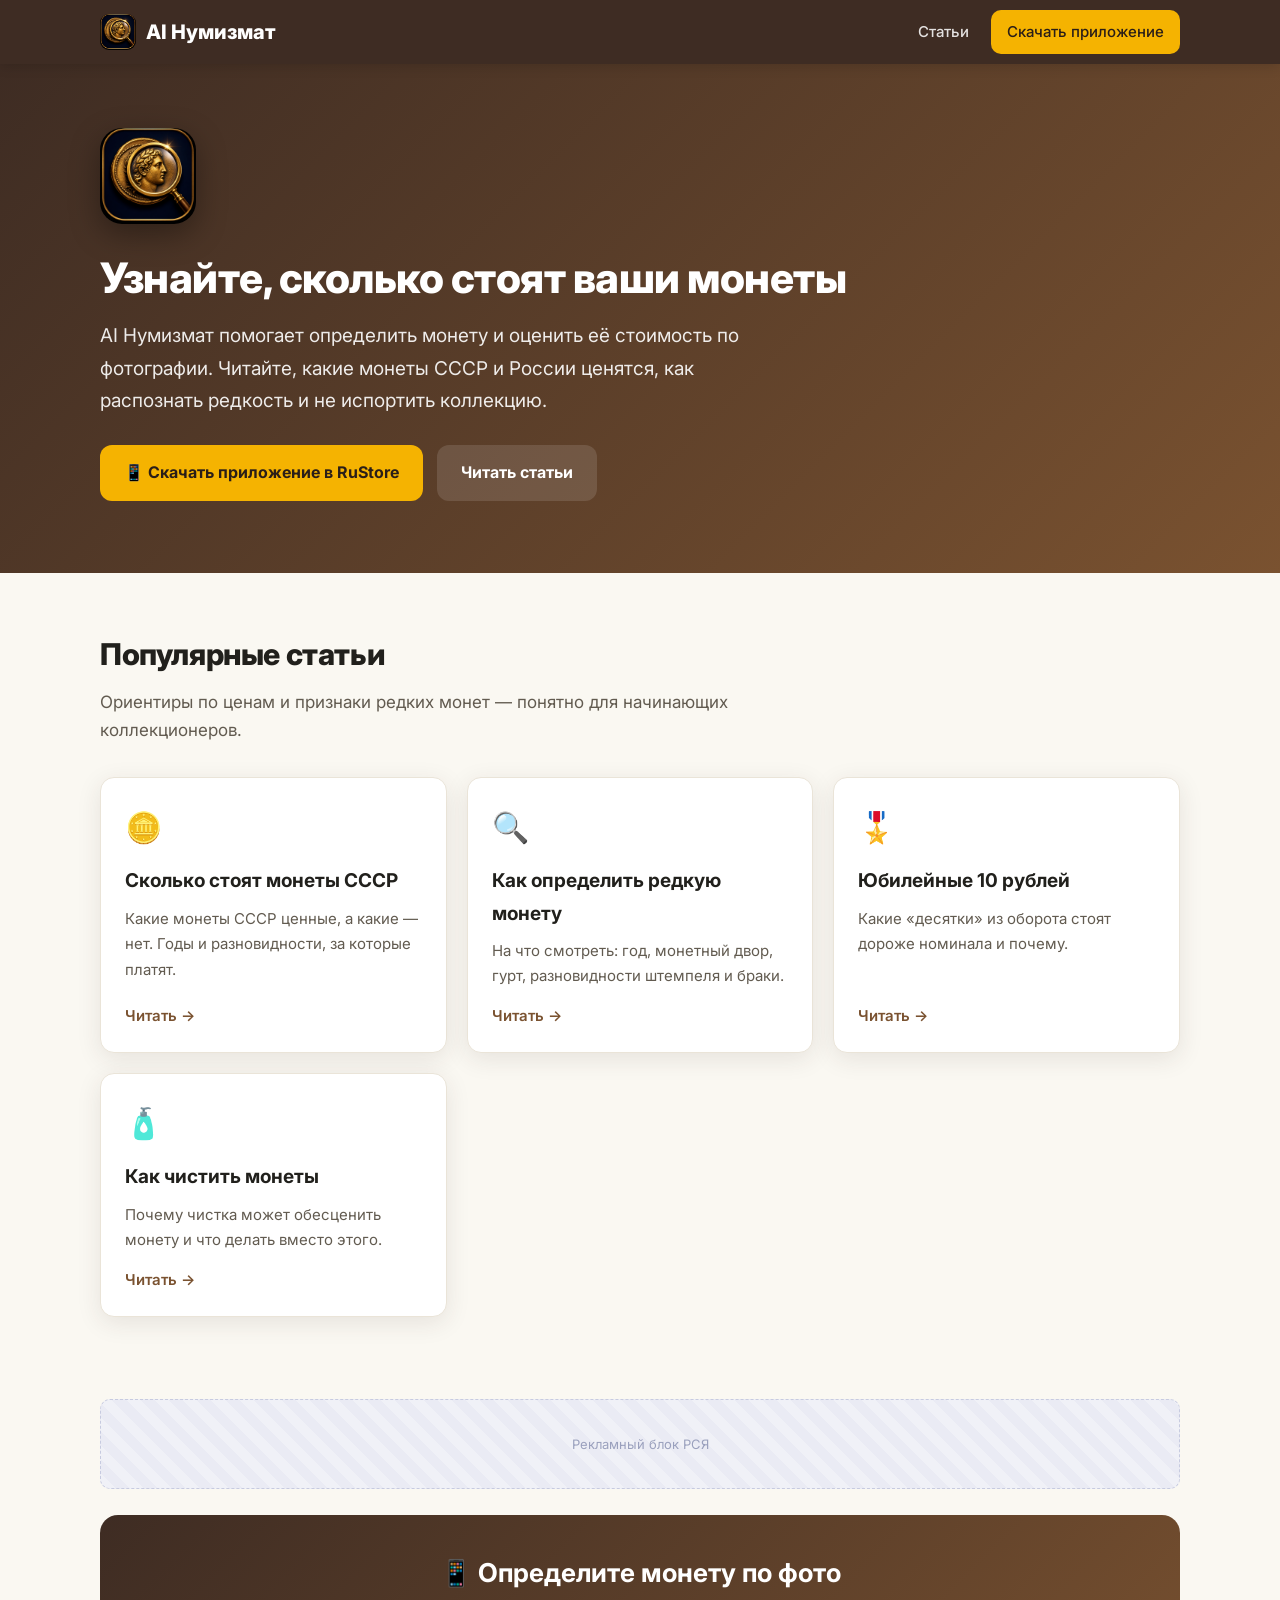
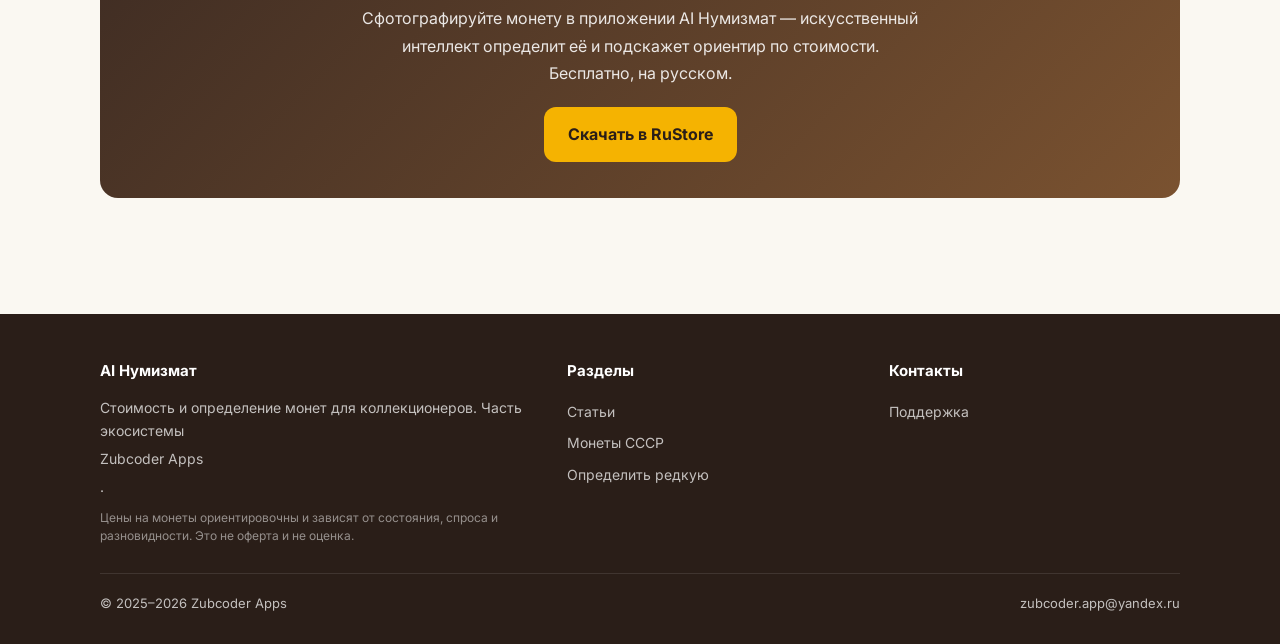
<file: index.html>
<!DOCTYPE html>
<html lang="ru">
<head>
<meta charset="UTF-8">
<meta name="viewport" content="width=device-width, initial-scale=1.0">
<title>AI Нумизмат — сколько стоят монеты, как определить редкие и ценные</title>
<meta name="description" content="AI Нумизмат: узнайте стоимость монет по фото. Какие монеты СССР и России ценные, как определить редкую монету, юбилейные 10-рублёвые, как правильно хранить коллекцию.">
<meta name="keywords" content="стоимость монет, ценные монеты, монеты СССР, редкие монеты России, определить монету, юбилейные 10 рублей, нумизматика">
<link rel="canonical" href="https://ainumizmat.ru/">
<meta property="og:title" content="AI Нумизмат — стоимость и определение монет">
<meta property="og:description" content="Какие монеты ценные и как определить редкую монету. Статьи и приложение.">
<meta property="og:type" content="website">
<meta property="og:url" content="https://ainumizmat.ru/">
<meta property="og:locale" content="ru_RU">
<link rel="icon" type="image/png" href="assets/logo.png">
<link href="https://fonts.googleapis.com/css2?family=Inter:wght@300;400;500;600;700;800;900&display=swap" rel="stylesheet">
<link rel="stylesheet" href="assets/style.css">
<script type="application/ld+json">
{"@context":"https://schema.org","@type":"WebSite","name":"AI Нумизмат","url":"https://ainumizmat.ru/","description":"Стоимость и определение монет, статьи для коллекционеров.","inLanguage":"ru-RU"}
</script>
</head>
<body>

<header class="site-header">
  <div class="container nav">
    <a href="./" class="nav-brand"><img class="logo-badge" src="assets/logo.png" alt="AI Нумизмат"> AI Нумизмат</a>
    <button class="nav-burger" aria-label="Меню">☰</button>
    <nav class="nav-links">
      <a href="#articles">Статьи</a>
      <a class="nav-cta" data-app-link href="#">Скачать приложение</a>
    </nav>
  </div>
</header>

<section class="hero">
  <div class="container">
    <img class="hero-logo" src="assets/logo.png" alt="AI Нумизмат">
    <h1>Узнайте, сколько стоят ваши монеты</h1>
    <p>AI Нумизмат помогает определить монету и оценить её стоимость по фотографии. Читайте, какие монеты СССР и России ценятся, как распознать редкость и не испортить коллекцию.</p>
    <div class="hero-actions">
      <a class="btn btn-primary" data-app-link href="#">📱 Скачать приложение в RuStore</a>
      <a class="btn btn-ghost" href="#articles">Читать статьи</a>
    </div>
  </div>
</section>

<main>
  <section class="section" id="articles">
    <div class="container">
      <h2>Популярные статьи</h2>
      <p class="lead">Ориентиры по ценам и признаки редких монет — понятно для начинающих коллекционеров.</p>
      <div class="grid">
        <a class="card" href="articles/monety-sssr-stoimost.html">
          <span class="ico">🪙</span>
          <h3>Сколько стоят монеты СССР</h3>
          <p>Какие монеты СССР ценные, а какие — нет. Годы и разновидности, за которые платят.</p>
          <span class="more">Читать →</span>
        </a>
        <a class="card" href="articles/kak-opredelit-redkuyu-monetu.html">
          <span class="ico">🔍</span>
          <h3>Как определить редкую монету</h3>
          <p>На что смотреть: год, монетный двор, гурт, разновидности штемпеля и браки.</p>
          <span class="more">Читать →</span>
        </a>
        <a class="card" href="articles/yubileynye-10-rubley.html">
          <span class="ico">🎖️</span>
          <h3>Юбилейные 10 рублей</h3>
          <p>Какие «десятки» из оборота стоят дороже номинала и почему.</p>
          <span class="more">Читать →</span>
        </a>
        <a class="card" href="articles/kak-chistit-monety.html">
          <span class="ico">🧴</span>
          <h3>Как чистить монеты</h3>
          <p>Почему чистка может обесценить монету и что делать вместо этого.</p>
          <span class="more">Читать →</span>
        </a>
      </div>
    </div>
  </section>

  <div class="container"><div class="ad-slot">Рекламный блок РСЯ</div></div>

  <section class="section" style="padding-top:0;">
    <div class="container">
      <div class="app-cta">
        <h3>📱 Определите монету по фото</h3>
        <p>Сфотографируйте монету в приложении AI Нумизмат — искусственный интеллект определит её и подскажет ориентир по стоимости. Бесплатно, на русском.</p>
        <a class="btn btn-primary" data-app-link href="#">Скачать в RuStore</a>
      </div>
    </div>
  </section>
</main>

<footer class="site-footer">
  <div class="container">
    <div class="footer-grid">
      <div>
        <h5>AI Нумизмат</h5>
        <p style="font-size:14px;">Стоимость и определение монет для коллекционеров. Часть экосистемы <a href="https://zubcoder-apps.ru">Zubcoder Apps</a>.</p>
        <p class="disclaimer">Цены на монеты ориентировочны и зависят от состояния, спроса и разновидности. Это не оферта и не оценка.</p>
      </div>
      <div>
        <h5>Разделы</h5>
        <a href="#articles">Статьи</a>
        <a href="articles/monety-sssr-stoimost.html">Монеты СССР</a>
        <a href="articles/kak-opredelit-redkuyu-monetu.html">Определить редкую</a>
      </div>
      <div>
        <h5>Контакты</h5>
        <a href="mailto:zubcoder.app@yandex.ru">Поддержка</a>
      </div>
    </div>
    <div class="footer-bottom">
      <span>© 2025–2026 Zubcoder Apps</span>
      <span>zubcoder.app@yandex.ru</span>
    </div>
  </div>
</footer>

<script src="assets/main.js"></script>
</body>
</html>
</file>
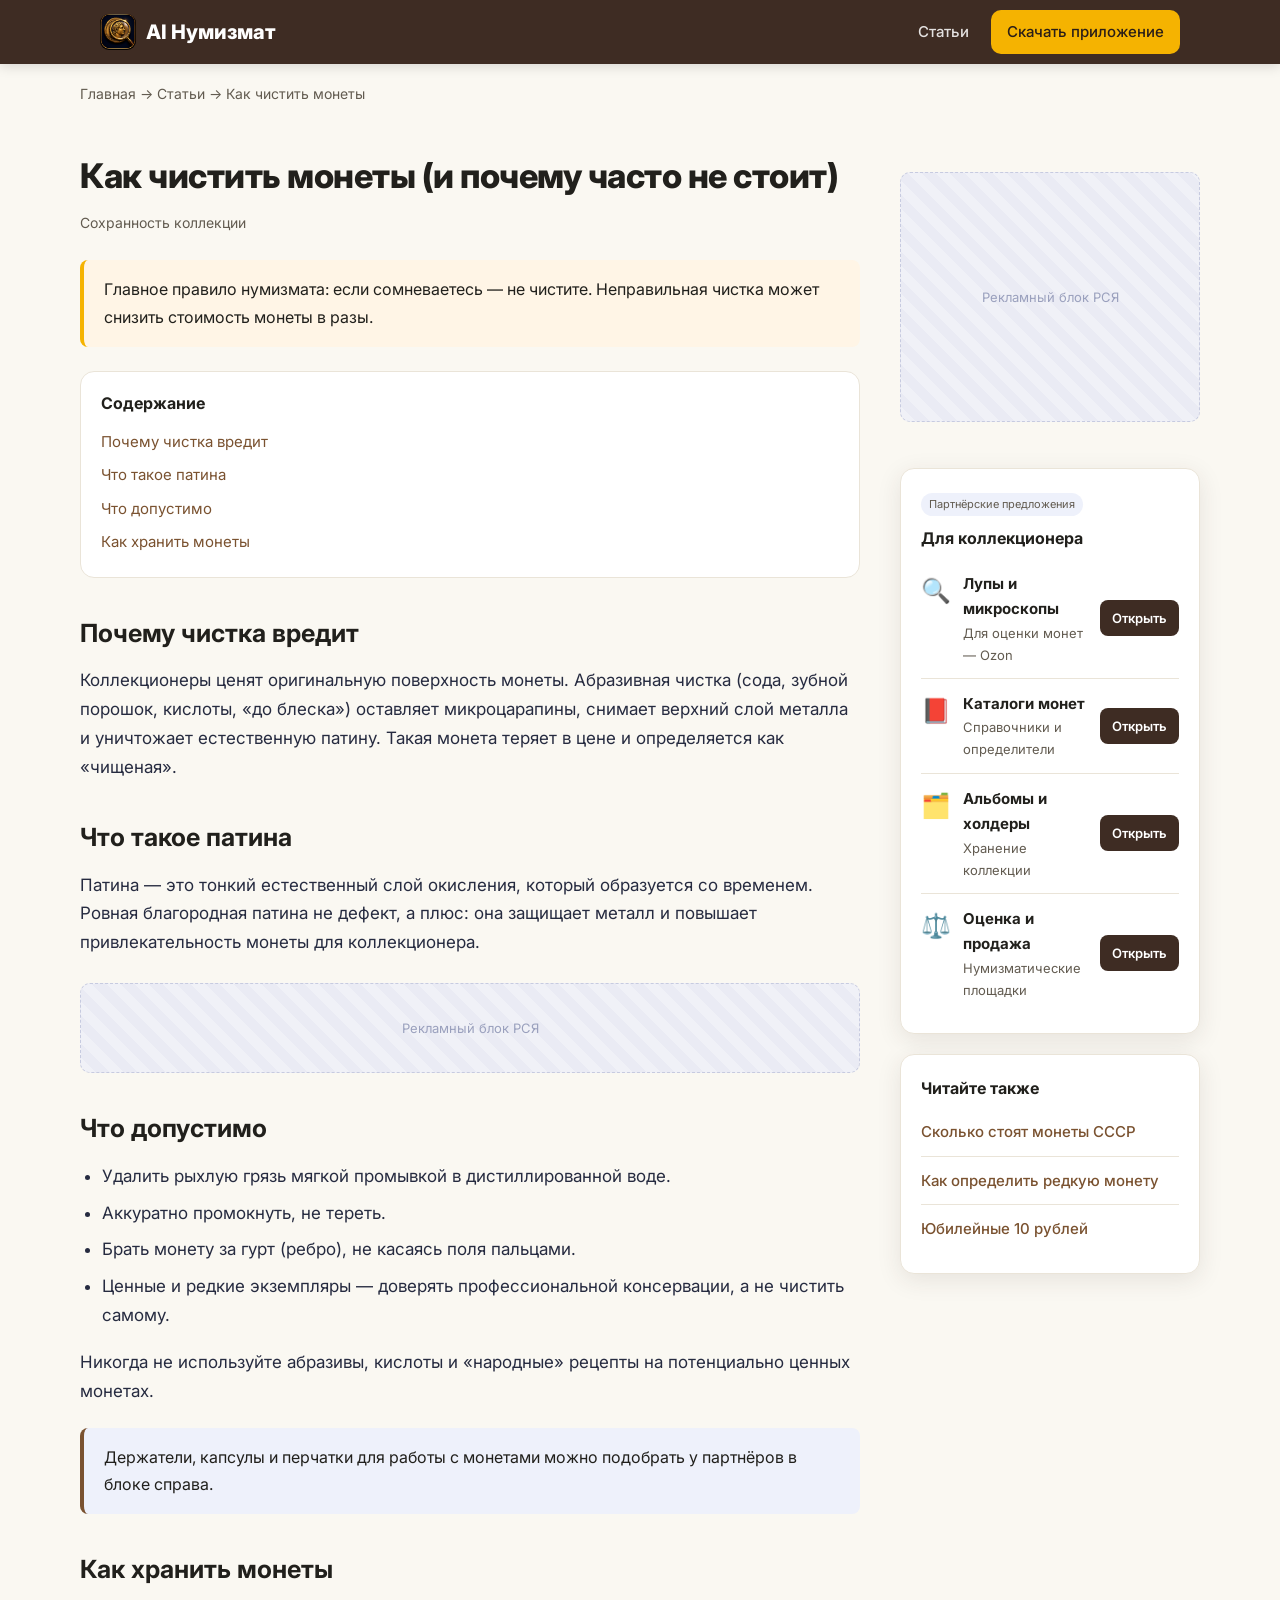
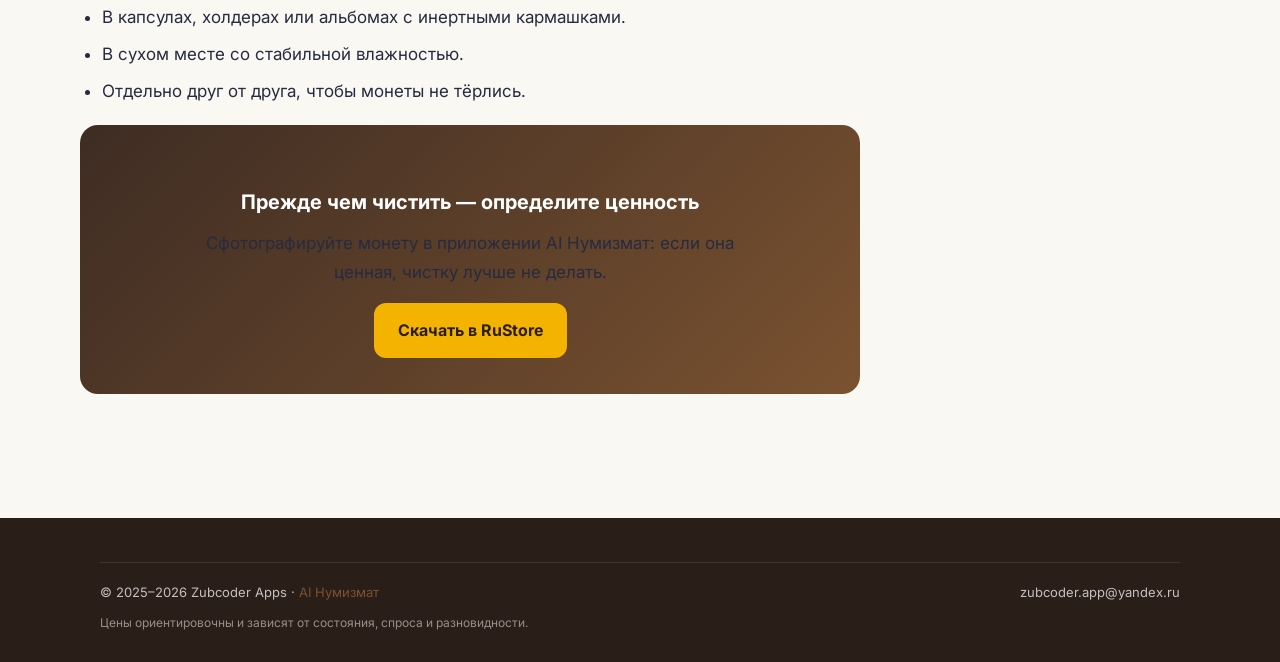
<file: articles/kak-chistit-monety.html>
<!DOCTYPE html>
<html lang="ru">
<head>
<meta charset="UTF-8">
<meta name="viewport" content="width=device-width, initial-scale=1.0">
<title>Как чистить монеты и почему это может их обесценить</title>
<meta name="description" content="Как правильно чистить монеты и почему абразивная чистка снижает их стоимость. Что можно и нельзя делать с патиной, как безопасно хранить коллекцию.">
<meta name="keywords" content="как чистить монеты, чистка монет, патина монеты, как хранить монеты, чистка монет СССР">
<link rel="canonical" href="https://ainumizmat.ru/articles/kak-chistit-monety.html">
<meta property="og:title" content="Как чистить монеты и почему это может их обесценить">
<meta property="og:description" content="Почему чистка снижает стоимость и как безопасно хранить монеты.">
<meta property="og:type" content="article">
<meta property="og:url" content="https://ainumizmat.ru/articles/kak-chistit-monety.html">
<link rel="icon" type="image/png" href="../assets/logo.png">
<link href="https://fonts.googleapis.com/css2?family=Inter:wght@300;400;500;600;700;800;900&display=swap" rel="stylesheet">
<link rel="stylesheet" href="../assets/style.css">
<script type="application/ld+json">
{"@context":"https://schema.org","@type":"Article","headline":"Как чистить монеты и почему это может их обесценить","inLanguage":"ru-RU","author":{"@type":"Organization","name":"AI Нумизмат"},"publisher":{"@type":"Organization","name":"Zubcoder Apps"},"mainEntityOfPage":"https://ainumizmat.ru/articles/kak-chistit-monety.html"}
</script>
</head>
<body>

<header class="site-header">
  <div class="container nav">
    <a href="../" class="nav-brand"><img class="logo-badge" src="../assets/logo.png" alt="AI Нумизмат"> AI Нумизмат</a>
    <button class="nav-burger" aria-label="Меню">☰</button>
    <nav class="nav-links">
      <a href="../#articles">Статьи</a>
      <a class="nav-cta" data-app-link href="#">Скачать приложение</a>
    </nav>
  </div>
</header>

<div class="container breadcrumbs">
  <a href="../">Главная</a> → <a href="../#articles">Статьи</a> → Как чистить монеты
</div>

<div class="container article-wrap">
  <article class="post">
    <h1>Как чистить монеты (и почему часто не стоит)</h1>
    <div class="meta">Сохранность коллекции</div>

    <div class="callout warn">Главное правило нумизмата: если сомневаетесь — не чистите. Неправильная чистка может снизить стоимость монеты в разы.</div>

    <div class="toc">
      <strong>Содержание</strong>
      <a href="#pochemu">Почему чистка вредит</a>
      <a href="#patina">Что такое патина</a>
      <a href="#kak">Что допустимо</a>
      <a href="#hranenie">Как хранить монеты</a>
    </div>

    <h2 id="pochemu">Почему чистка вредит</h2>
    <p>Коллекционеры ценят оригинальную поверхность монеты. Абразивная чистка (сода, зубной порошок, кислоты, «до блеска») оставляет микроцарапины, снимает верхний слой металла и уничтожает естественную патину. Такая монета теряет в цене и определяется как «чищеная».</p>

    <h2 id="patina">Что такое патина</h2>
    <p>Патина — это тонкий естественный слой окисления, который образуется со временем. Ровная благородная патина не дефект, а плюс: она защищает металл и повышает привлекательность монеты для коллекционера.</p>

    <div class="ad-slot">Рекламный блок РСЯ</div>

    <h2 id="kak">Что допустимо</h2>
    <ul>
      <li>Удалить рыхлую грязь мягкой промывкой в дистиллированной воде.</li>
      <li>Аккуратно промокнуть, не тереть.</li>
      <li>Брать монету за гурт (ребро), не касаясь поля пальцами.</li>
      <li>Ценные и редкие экземпляры — доверять профессиональной консервации, а не чистить самому.</li>
    </ul>
    <p>Никогда не используйте абразивы, кислоты и «народные» рецепты на потенциально ценных монетах.</p>
    <div class="callout">Держатели, капсулы и перчатки для работы с монетами можно подобрать у партнёров в блоке справа.</div>

    <h2 id="hranenie">Как хранить монеты</h2>
    <ul>
      <li>В капсулах, холдерах или альбомах с инертными кармашками.</li>
      <li>В сухом месте со стабильной влажностью.</li>
      <li>Отдельно друг от друга, чтобы монеты не тёрлись.</li>
    </ul>

    <div class="app-cta">
      <h3>Прежде чем чистить — определите ценность</h3>
      <p>Сфотографируйте монету в приложении AI Нумизмат: если она ценная, чистку лучше не делать.</p>
      <a class="btn btn-primary" data-app-link href="#">Скачать в RuStore</a>
    </div>
  </article>

  <aside class="article-aside">
    <div class="sticky">
      <div class="ad-slot tall">Рекламный блок РСЯ</div>
      <div class="partner-box" data-partners>
        <span class="tag">Партнёрские предложения</span>
        <h4>Для коллекционера</h4>
      </div>
      <div class="partner-box">
        <h4>Читайте также</h4>
        <ul class="related">
          <li><a href="monety-sssr-stoimost.html">Сколько стоят монеты СССР</a></li>
          <li><a href="kak-opredelit-redkuyu-monetu.html">Как определить редкую монету</a></li>
          <li><a href="yubileynye-10-rubley.html">Юбилейные 10 рублей</a></li>
        </ul>
      </div>
    </div>
  </aside>
</div>

<footer class="site-footer">
  <div class="container">
    <div class="footer-bottom">
      <span>© 2025–2026 Zubcoder Apps · <a href="../">AI Нумизмат</a></span>
      <span>zubcoder.app@yandex.ru</span>
    </div>
    <p class="disclaimer">Цены ориентировочны и зависят от состояния, спроса и разновидности.</p>
  </div>
</footer>

<script src="../assets/main.js"></script>
</body>
</html>
</file>
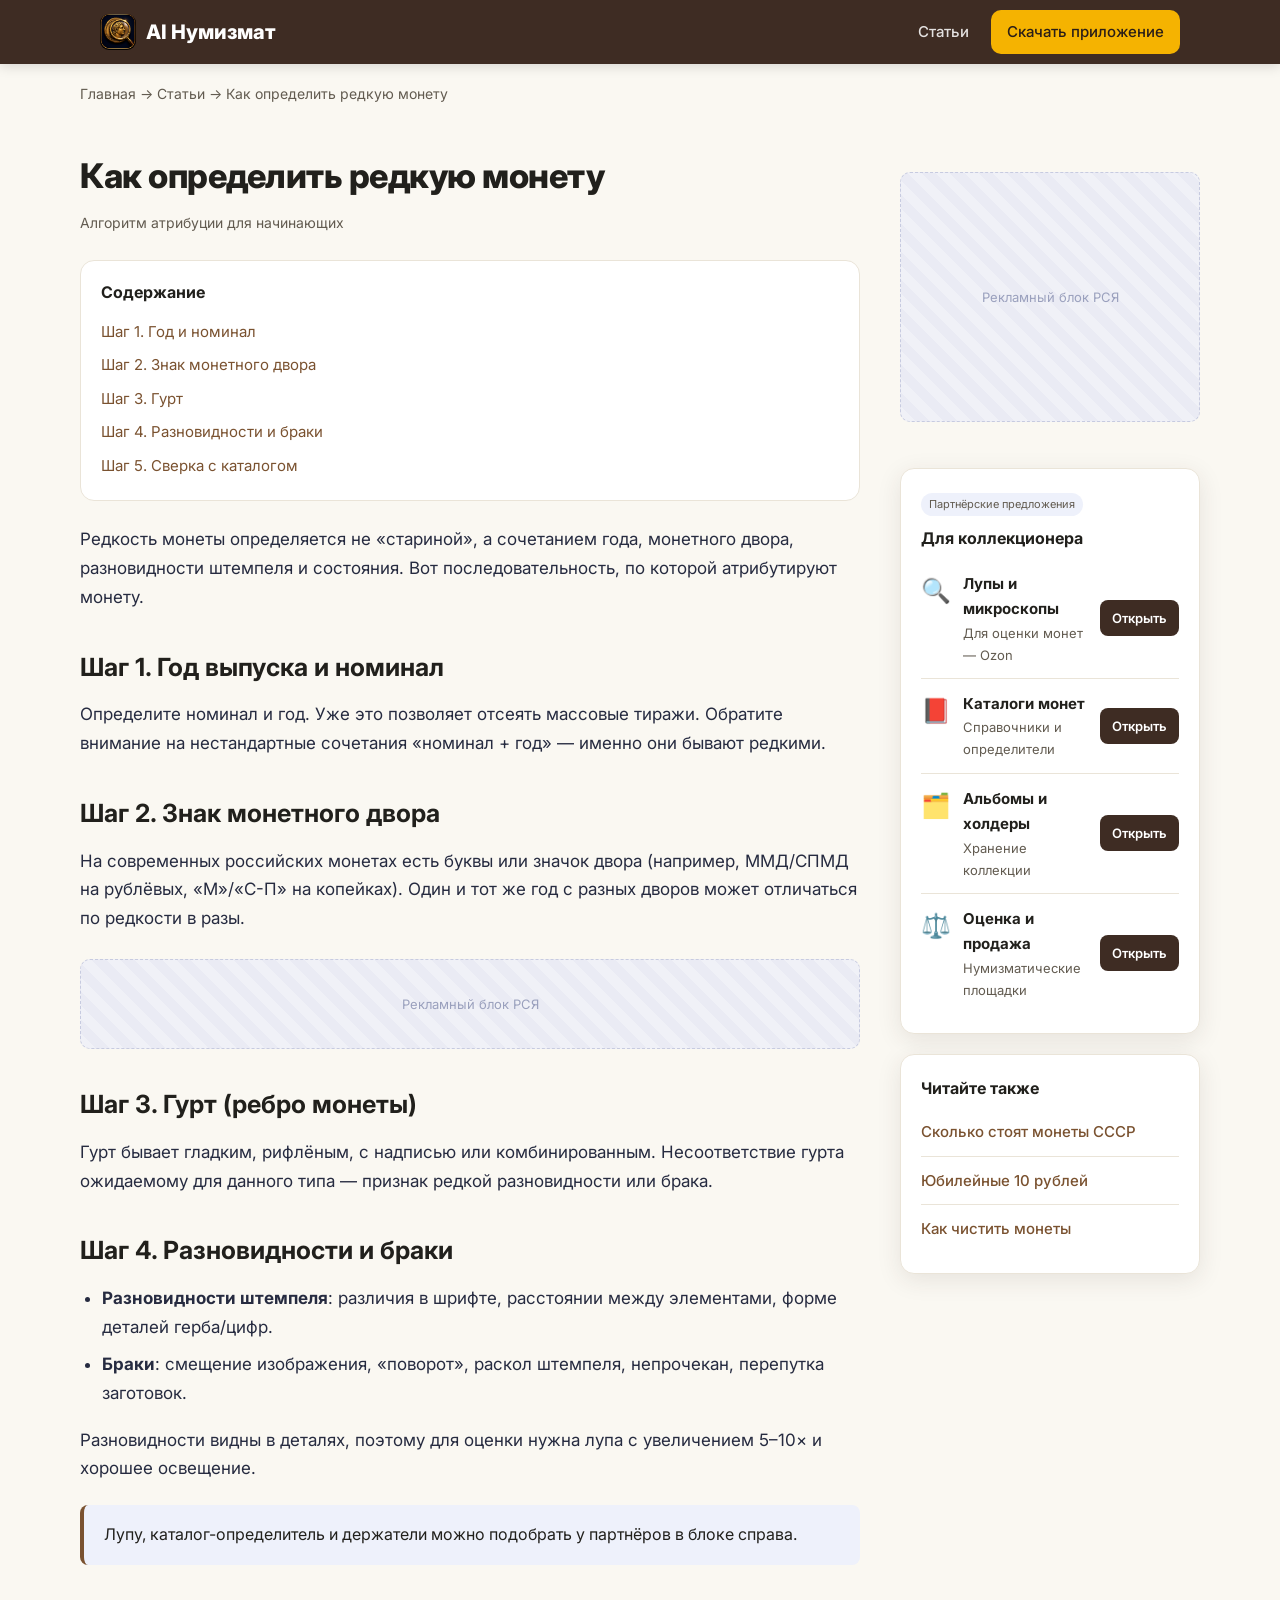
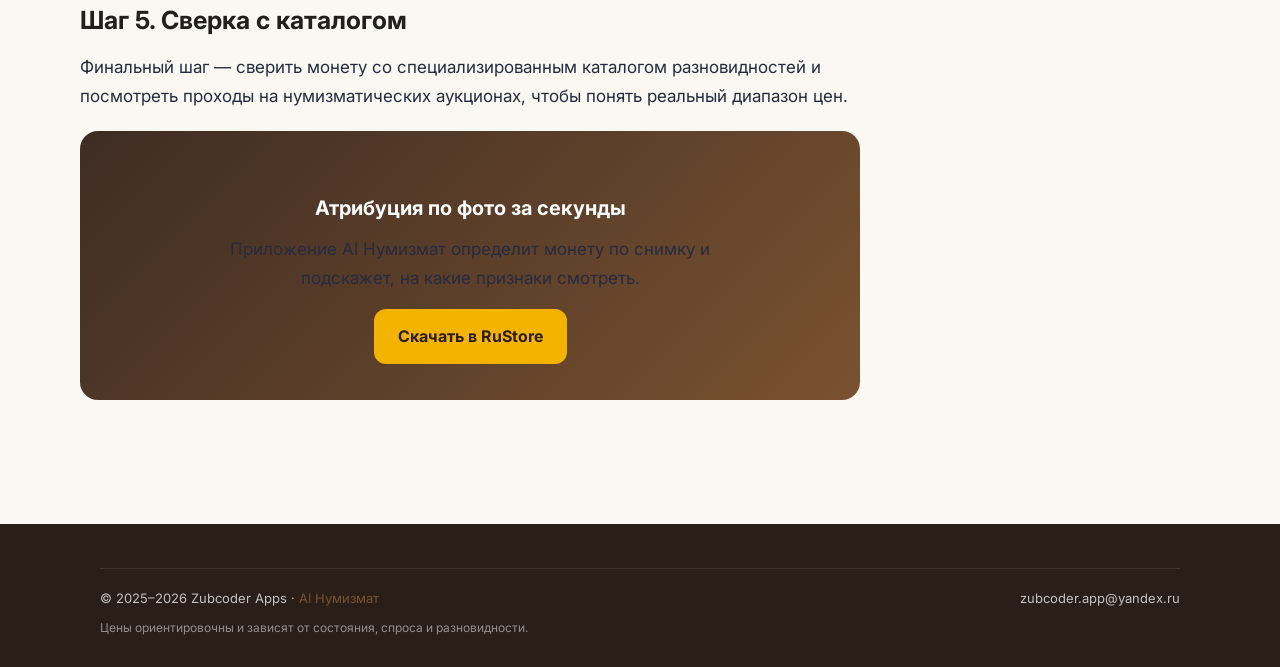
<file: articles/kak-opredelit-redkuyu-monetu.html>
<!DOCTYPE html>
<html lang="ru">
<head>
<meta charset="UTF-8">
<meta name="viewport" content="width=device-width, initial-scale=1.0">
<title>Как определить редкую монету: год, монетный двор, разновидности</title>
<meta name="description" content="Как определить, редкая ли монета: год выпуска, знак монетного двора, гурт, разновидности штемпеля и браки. Пошаговый алгоритм атрибуции монеты для начинающих.">
<meta name="keywords" content="как определить редкую монету, атрибуция монеты, знак монетного двора, разновидности монет, гурт монеты, браки монет">
<link rel="canonical" href="https://ainumizmat.ru/articles/kak-opredelit-redkuyu-monetu.html">
<meta property="og:title" content="Как определить редкую монету">
<meta property="og:description" content="Пошаговый алгоритм атрибуции монеты: год, двор, гурт, разновидности.">
<meta property="og:type" content="article">
<meta property="og:url" content="https://ainumizmat.ru/articles/kak-opredelit-redkuyu-monetu.html">
<link rel="icon" type="image/png" href="../assets/logo.png">
<link href="https://fonts.googleapis.com/css2?family=Inter:wght@300;400;500;600;700;800;900&display=swap" rel="stylesheet">
<link rel="stylesheet" href="../assets/style.css">
<script type="application/ld+json">
{"@context":"https://schema.org","@type":"Article","headline":"Как определить редкую монету","inLanguage":"ru-RU","author":{"@type":"Organization","name":"AI Нумизмат"},"publisher":{"@type":"Organization","name":"Zubcoder Apps"},"mainEntityOfPage":"https://ainumizmat.ru/articles/kak-opredelit-redkuyu-monetu.html"}
</script>
</head>
<body>

<header class="site-header">
  <div class="container nav">
    <a href="../" class="nav-brand"><img class="logo-badge" src="../assets/logo.png" alt="AI Нумизмат"> AI Нумизмат</a>
    <button class="nav-burger" aria-label="Меню">☰</button>
    <nav class="nav-links">
      <a href="../#articles">Статьи</a>
      <a class="nav-cta" data-app-link href="#">Скачать приложение</a>
    </nav>
  </div>
</header>

<div class="container breadcrumbs">
  <a href="../">Главная</a> → <a href="../#articles">Статьи</a> → Как определить редкую монету
</div>

<div class="container article-wrap">
  <article class="post">
    <h1>Как определить редкую монету</h1>
    <div class="meta">Алгоритм атрибуции для начинающих</div>

    <div class="toc">
      <strong>Содержание</strong>
      <a href="#god">Шаг 1. Год и номинал</a>
      <a href="#dvor">Шаг 2. Знак монетного двора</a>
      <a href="#gurt">Шаг 3. Гурт</a>
      <a href="#raznovid">Шаг 4. Разновидности и браки</a>
      <a href="#katalog">Шаг 5. Сверка с каталогом</a>
    </div>

    <p>Редкость монеты определяется не «стариной», а сочетанием года, монетного двора, разновидности штемпеля и состояния. Вот последовательность, по которой атрибутируют монету.</p>

    <h2 id="god">Шаг 1. Год выпуска и номинал</h2>
    <p>Определите номинал и год. Уже это позволяет отсеять массовые тиражи. Обратите внимание на нестандартные сочетания «номинал + год» — именно они бывают редкими.</p>

    <h2 id="dvor">Шаг 2. Знак монетного двора</h2>
    <p>На современных российских монетах есть буквы или значок двора (например, ММД/СПМД на рублёвых, «М»/«С-П» на копейках). Один и тот же год с разных дворов может отличаться по редкости в разы.</p>

    <div class="ad-slot">Рекламный блок РСЯ</div>

    <h2 id="gurt">Шаг 3. Гурт (ребро монеты)</h2>
    <p>Гурт бывает гладким, рифлёным, с надписью или комбинированным. Несоответствие гурта ожидаемому для данного типа — признак редкой разновидности или брака.</p>

    <h2 id="raznovid">Шаг 4. Разновидности и браки</h2>
    <ul>
      <li><strong>Разновидности штемпеля</strong>: различия в шрифте, расстоянии между элементами, форме деталей герба/цифр.</li>
      <li><strong>Браки</strong>: смещение изображения, «поворот», раскол штемпеля, непрочекан, перепутка заготовок.</li>
    </ul>
    <p>Разновидности видны в деталях, поэтому для оценки нужна лупа с увеличением 5–10× и хорошее освещение.</p>
    <div class="callout">Лупу, каталог-определитель и держатели можно подобрать у партнёров в блоке справа.</div>

    <h2 id="katalog">Шаг 5. Сверка с каталогом</h2>
    <p>Финальный шаг — сверить монету со специализированным каталогом разновидностей и посмотреть проходы на нумизматических аукционах, чтобы понять реальный диапазон цен.</p>

    <div class="app-cta">
      <h3>Атрибуция по фото за секунды</h3>
      <p>Приложение AI Нумизмат определит монету по снимку и подскажет, на какие признаки смотреть.</p>
      <a class="btn btn-primary" data-app-link href="#">Скачать в RuStore</a>
    </div>
  </article>

  <aside class="article-aside">
    <div class="sticky">
      <div class="ad-slot tall">Рекламный блок РСЯ</div>
      <div class="partner-box" data-partners>
        <span class="tag">Партнёрские предложения</span>
        <h4>Для коллекционера</h4>
      </div>
      <div class="partner-box">
        <h4>Читайте также</h4>
        <ul class="related">
          <li><a href="monety-sssr-stoimost.html">Сколько стоят монеты СССР</a></li>
          <li><a href="yubileynye-10-rubley.html">Юбилейные 10 рублей</a></li>
          <li><a href="kak-chistit-monety.html">Как чистить монеты</a></li>
        </ul>
      </div>
    </div>
  </aside>
</div>

<footer class="site-footer">
  <div class="container">
    <div class="footer-bottom">
      <span>© 2025–2026 Zubcoder Apps · <a href="../">AI Нумизмат</a></span>
      <span>zubcoder.app@yandex.ru</span>
    </div>
    <p class="disclaimer">Цены ориентировочны и зависят от состояния, спроса и разновидности.</p>
  </div>
</footer>

<script src="../assets/main.js"></script>
</body>
</html>
</file>
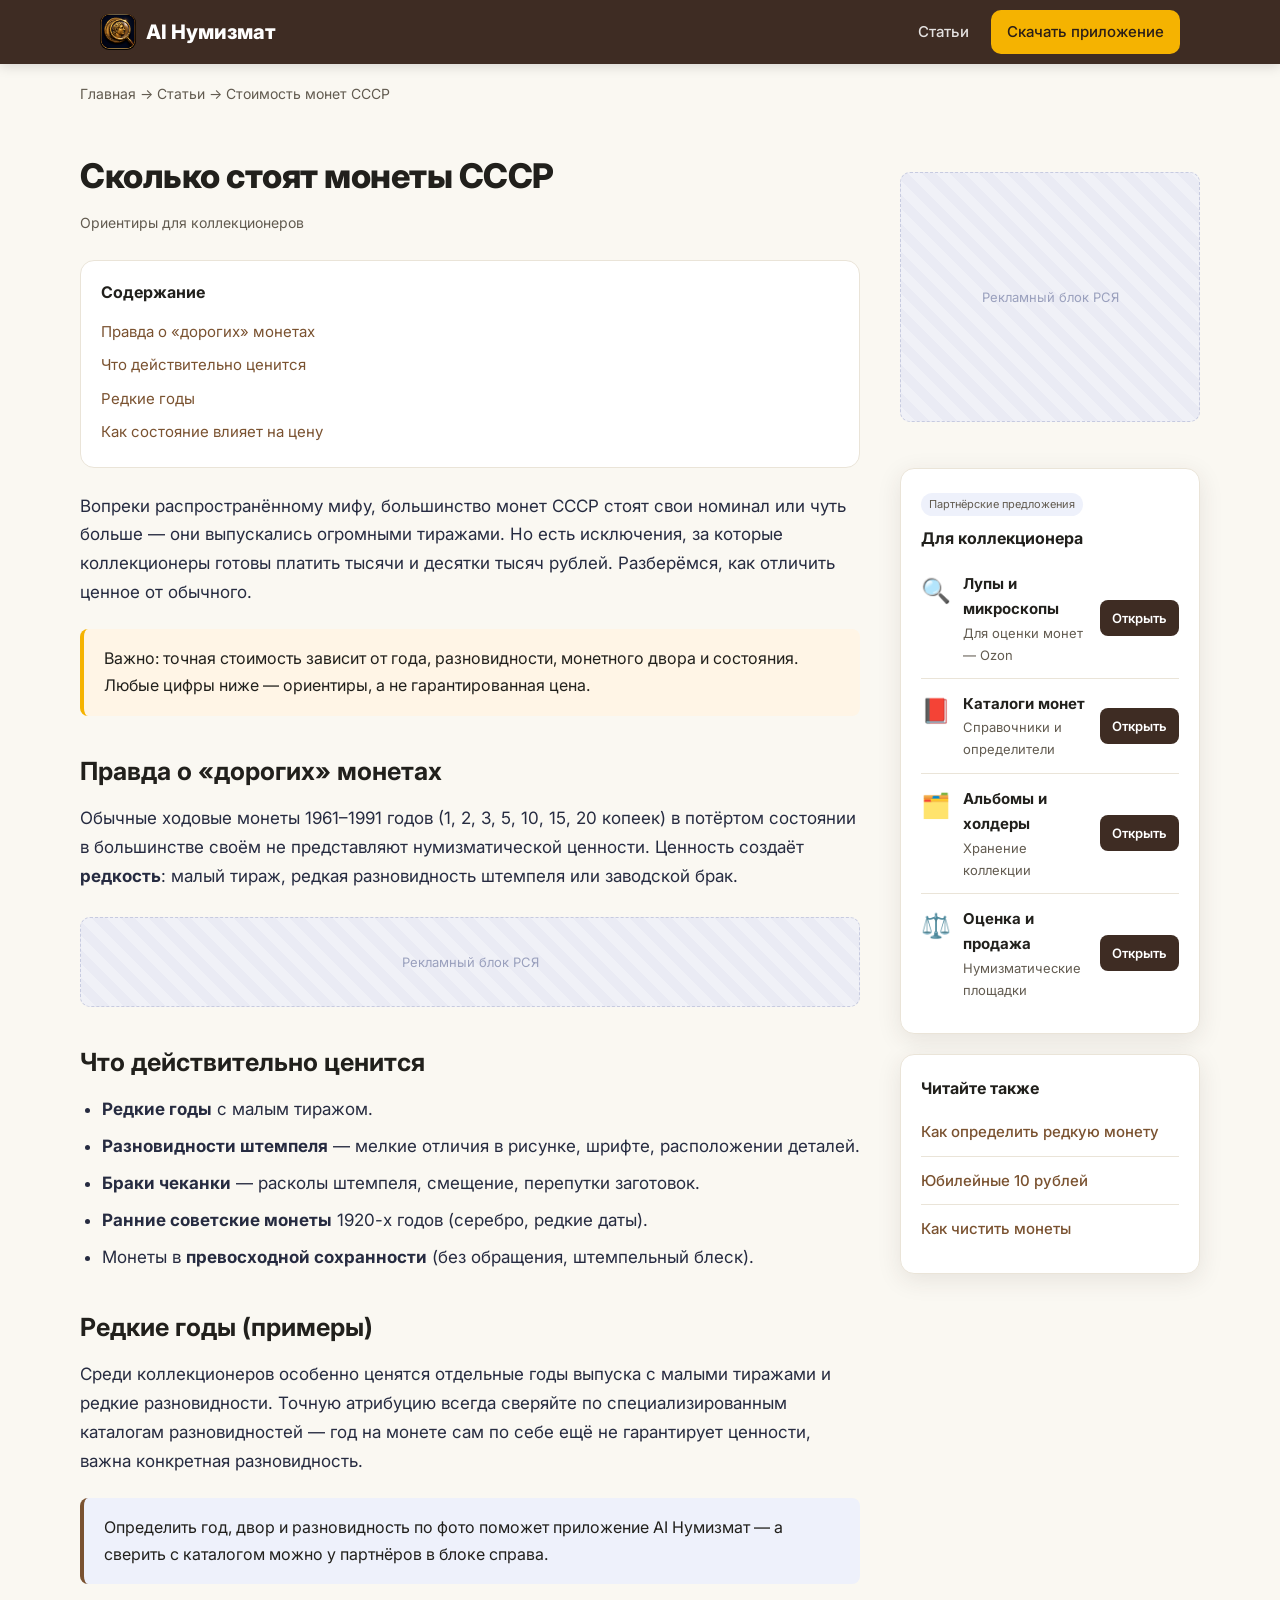
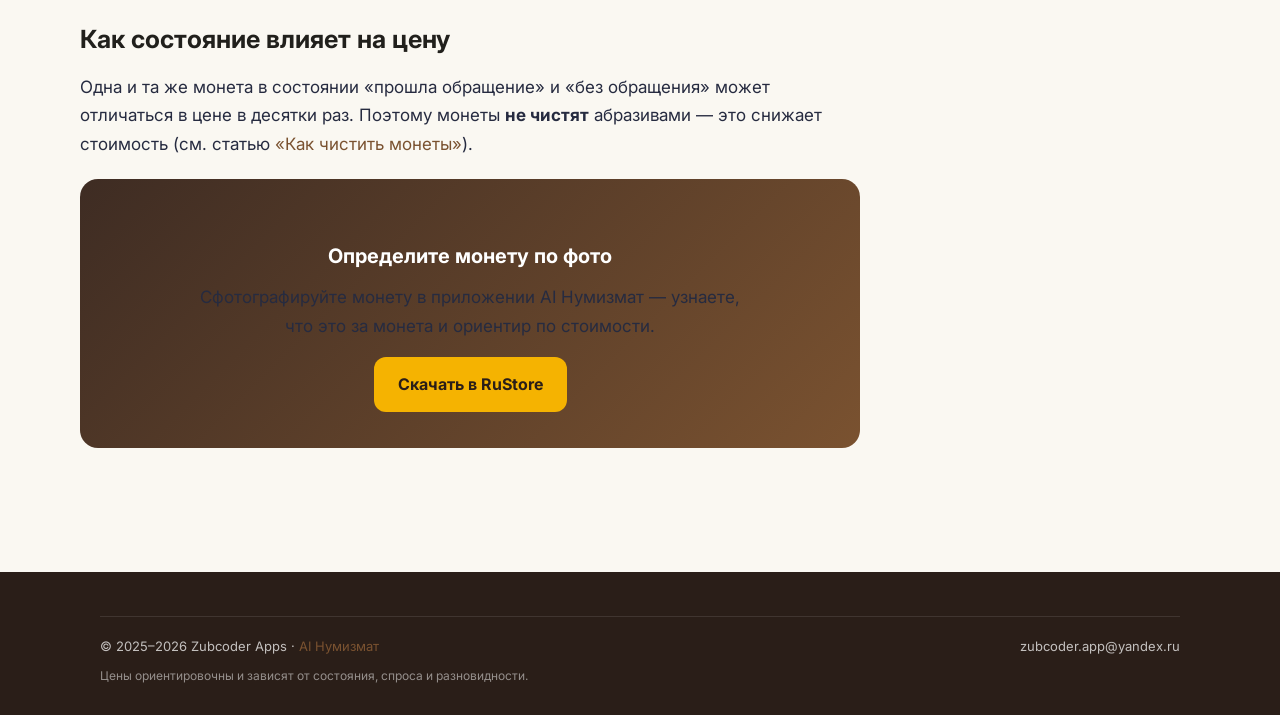
<file: articles/monety-sssr-stoimost.html>
<!DOCTYPE html>
<html lang="ru">
<head>
<meta charset="UTF-8">
<meta name="viewport" content="width=device-width, initial-scale=1.0">
<title>Сколько стоят монеты СССР: какие ценные, а какие нет</title>
<meta name="description" content="Какие монеты СССР действительно ценные: редкие годы, разновидности и браки. Почему большинство советских монет стоят номинал и как отличить дорогие экземпляры.">
<meta name="keywords" content="монеты СССР стоимость, ценные монеты СССР, редкие монеты СССР, сколько стоят советские монеты, дорогие монеты СССР">
<link rel="canonical" href="https://ainumizmat.ru/articles/monety-sssr-stoimost.html">
<meta property="og:title" content="Сколько стоят монеты СССР: какие ценные">
<meta property="og:description" content="Редкие годы, разновидности и браки советских монет.">
<meta property="og:type" content="article">
<meta property="og:url" content="https://ainumizmat.ru/articles/monety-sssr-stoimost.html">
<link rel="icon" type="image/png" href="../assets/logo.png">
<link href="https://fonts.googleapis.com/css2?family=Inter:wght@300;400;500;600;700;800;900&display=swap" rel="stylesheet">
<link rel="stylesheet" href="../assets/style.css">
<script type="application/ld+json">
{"@context":"https://schema.org","@type":"Article","headline":"Сколько стоят монеты СССР: какие ценные","inLanguage":"ru-RU","author":{"@type":"Organization","name":"AI Нумизмат"},"publisher":{"@type":"Organization","name":"Zubcoder Apps"},"mainEntityOfPage":"https://ainumizmat.ru/articles/monety-sssr-stoimost.html"}
</script>
</head>
<body>

<header class="site-header">
  <div class="container nav">
    <a href="../" class="nav-brand"><img class="logo-badge" src="../assets/logo.png" alt="AI Нумизмат"> AI Нумизмат</a>
    <button class="nav-burger" aria-label="Меню">☰</button>
    <nav class="nav-links">
      <a href="../#articles">Статьи</a>
      <a class="nav-cta" data-app-link href="#">Скачать приложение</a>
    </nav>
  </div>
</header>

<div class="container breadcrumbs">
  <a href="../">Главная</a> → <a href="../#articles">Статьи</a> → Стоимость монет СССР
</div>

<div class="container article-wrap">
  <article class="post">
    <h1>Сколько стоят монеты СССР</h1>
    <div class="meta">Ориентиры для коллекционеров</div>

    <div class="toc">
      <strong>Содержание</strong>
      <a href="#pravda">Правда о «дорогих» монетах</a>
      <a href="#chto-cenno">Что действительно ценится</a>
      <a href="#redkie-gody">Редкие годы</a>
      <a href="#sostoyanie">Как состояние влияет на цену</a>
    </div>

    <p>Вопреки распространённому мифу, большинство монет СССР стоят свои номинал или чуть больше — они выпускались огромными тиражами. Но есть исключения, за которые коллекционеры готовы платить тысячи и десятки тысяч рублей. Разберёмся, как отличить ценное от обычного.</p>

    <div class="callout warn">Важно: точная стоимость зависит от года, разновидности, монетного двора и состояния. Любые цифры ниже — ориентиры, а не гарантированная цена.</div>

    <h2 id="pravda">Правда о «дорогих» монетах</h2>
    <p>Обычные ходовые монеты 1961–1991 годов (1, 2, 3, 5, 10, 15, 20 копеек) в потёртом состоянии в большинстве своём не представляют нумизматической ценности. Ценность создаёт <strong>редкость</strong>: малый тираж, редкая разновидность штемпеля или заводской брак.</p>

    <div class="ad-slot">Рекламный блок РСЯ</div>

    <h2 id="chto-cenno">Что действительно ценится</h2>
    <ul>
      <li><strong>Редкие годы</strong> с малым тиражом.</li>
      <li><strong>Разновидности штемпеля</strong> — мелкие отличия в рисунке, шрифте, расположении деталей.</li>
      <li><strong>Браки чеканки</strong> — расколы штемпеля, смещение, перепутки заготовок.</li>
      <li><strong>Ранние советские монеты</strong> 1920-х годов (серебро, редкие даты).</li>
      <li>Монеты в <strong>превосходной сохранности</strong> (без обращения, штемпельный блеск).</li>
    </ul>

    <h2 id="redkie-gody">Редкие годы (примеры)</h2>
    <p>Среди коллекционеров особенно ценятся отдельные годы выпуска с малыми тиражами и редкие разновидности. Точную атрибуцию всегда сверяйте по специализированным каталогам разновидностей — год на монете сам по себе ещё не гарантирует ценности, важна конкретная разновидность.</p>
    <div class="callout">Определить год, двор и разновидность по фото поможет приложение AI Нумизмат — а сверить с каталогом можно у партнёров в блоке справа.</div>

    <h2 id="sostoyanie">Как состояние влияет на цену</h2>
    <p>Одна и та же монета в состоянии «прошла обращение» и «без обращения» может отличаться в цене в десятки раз. Поэтому монеты <strong>не чистят</strong> абразивами — это снижает стоимость (см. статью <a href="kak-chistit-monety.html">«Как чистить монеты»</a>).</p>

    <div class="app-cta">
      <h3>Определите монету по фото</h3>
      <p>Сфотографируйте монету в приложении AI Нумизмат — узнаете, что это за монета и ориентир по стоимости.</p>
      <a class="btn btn-primary" data-app-link href="#">Скачать в RuStore</a>
    </div>
  </article>

  <aside class="article-aside">
    <div class="sticky">
      <div class="ad-slot tall">Рекламный блок РСЯ</div>
      <div class="partner-box" data-partners>
        <span class="tag">Партнёрские предложения</span>
        <h4>Для коллекционера</h4>
      </div>
      <div class="partner-box">
        <h4>Читайте также</h4>
        <ul class="related">
          <li><a href="kak-opredelit-redkuyu-monetu.html">Как определить редкую монету</a></li>
          <li><a href="yubileynye-10-rubley.html">Юбилейные 10 рублей</a></li>
          <li><a href="kak-chistit-monety.html">Как чистить монеты</a></li>
        </ul>
      </div>
    </div>
  </aside>
</div>

<footer class="site-footer">
  <div class="container">
    <div class="footer-bottom">
      <span>© 2025–2026 Zubcoder Apps · <a href="../">AI Нумизмат</a></span>
      <span>zubcoder.app@yandex.ru</span>
    </div>
    <p class="disclaimer">Цены ориентировочны и зависят от состояния, спроса и разновидности.</p>
  </div>
</footer>

<script src="../assets/main.js"></script>
</body>
</html>
</file>
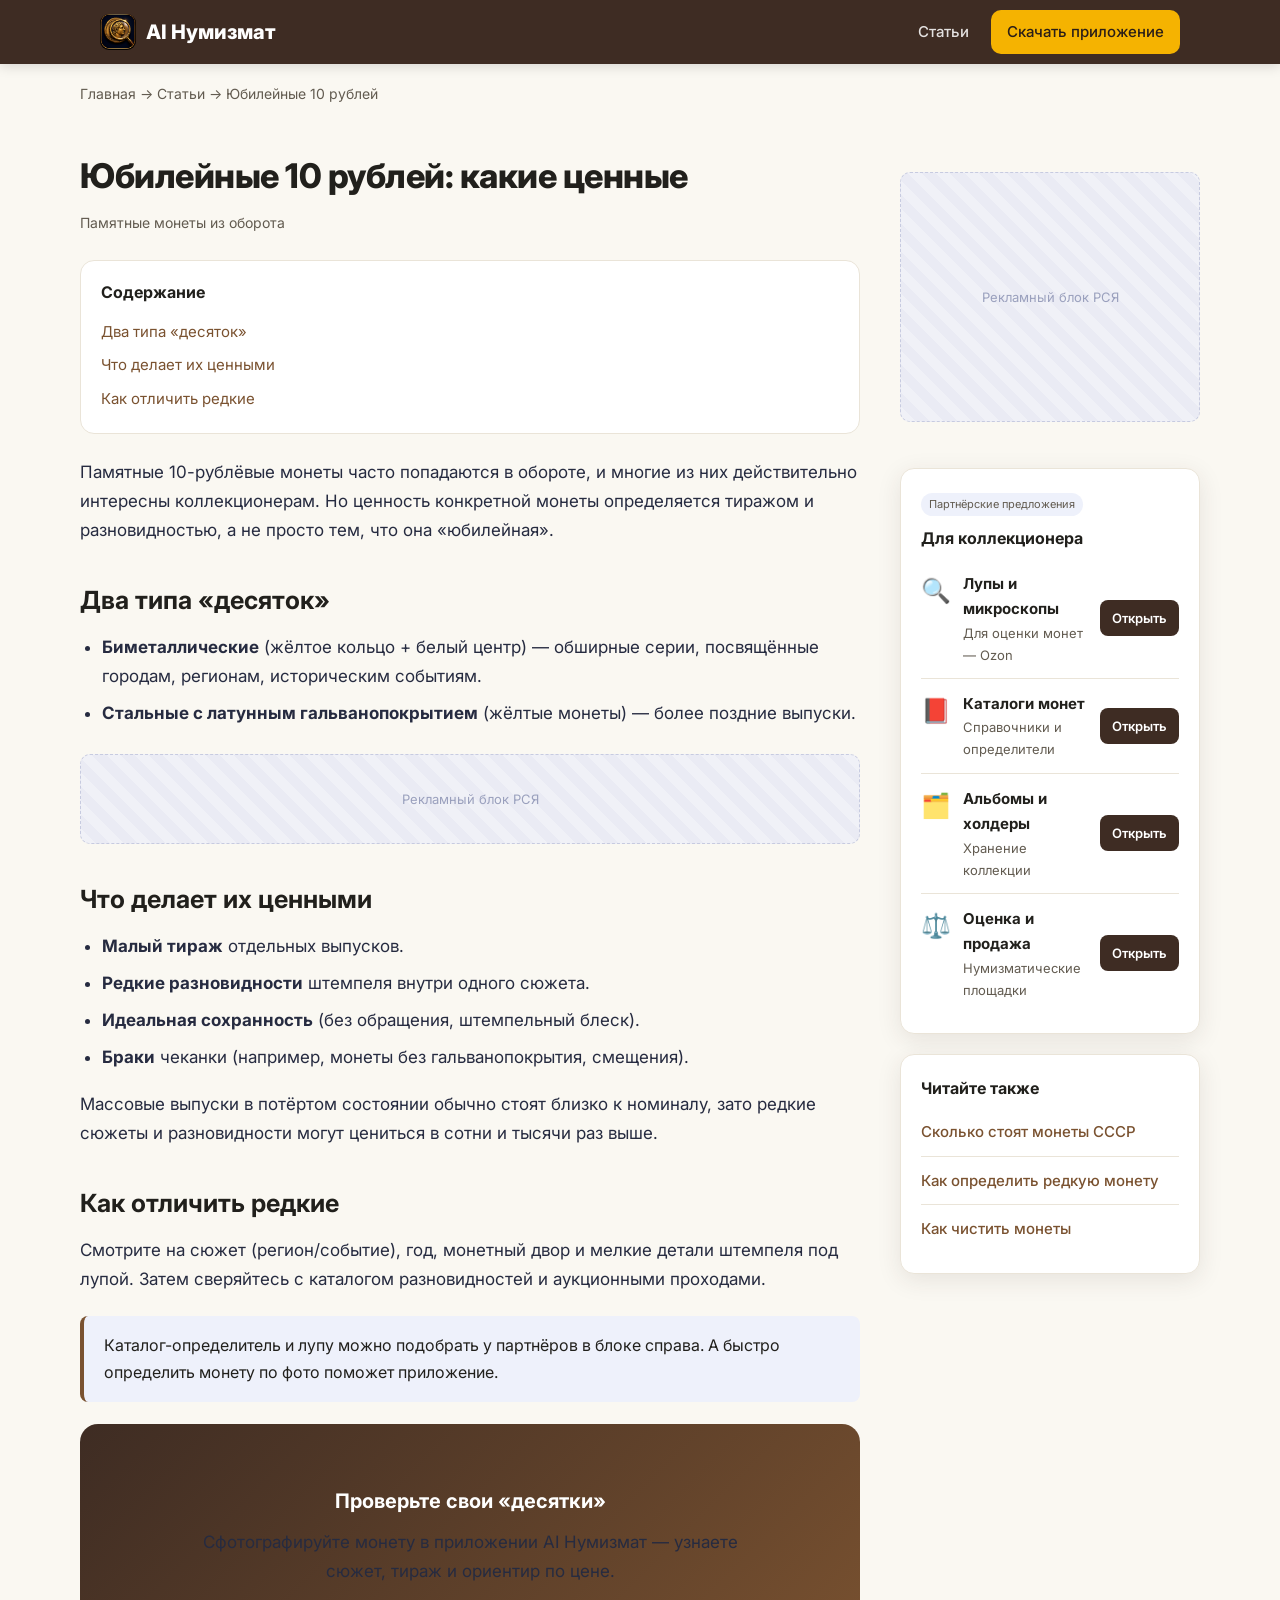
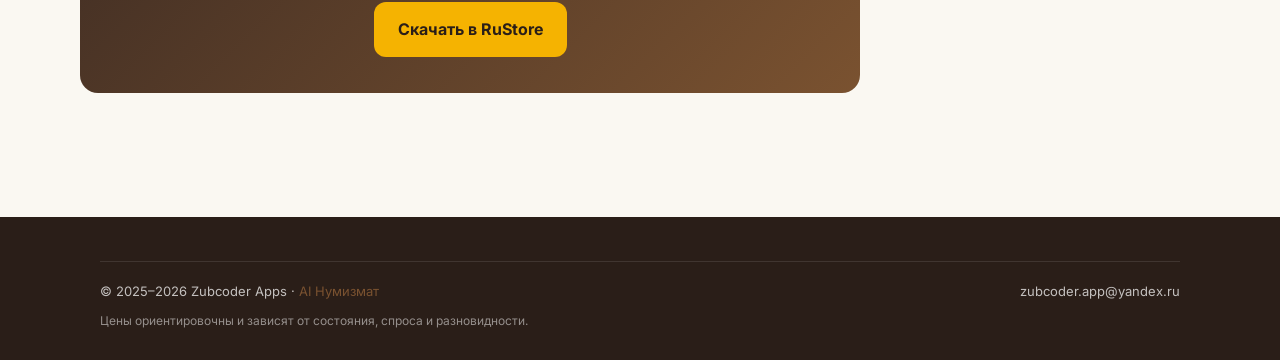
<file: articles/yubileynye-10-rubley.html>
<!DOCTYPE html>
<html lang="ru">
<head>
<meta charset="UTF-8">
<meta name="viewport" content="width=device-width, initial-scale=1.0">
<title>Юбилейные 10 рублей: какие ценные и стоят дороже номинала</title>
<meta name="description" content="Юбилейные и памятные 10-рублёвые монеты России: биметалл и стальные с латунным покрытием. Какие «десятки» ценятся у коллекционеров и как отличить редкие.">
<meta name="keywords" content="юбилейные 10 рублей, ценные 10 рублей, памятные монеты 10 рублей, биметалл, ГВС, редкие 10 рублей">
<link rel="canonical" href="https://ainumizmat.ru/articles/yubileynye-10-rubley.html">
<meta property="og:title" content="Юбилейные 10 рублей: какие ценные">
<meta property="og:description" content="Какие памятные 10-рублёвые монеты стоят дороже номинала.">
<meta property="og:type" content="article">
<meta property="og:url" content="https://ainumizmat.ru/articles/yubileynye-10-rubley.html">
<link rel="icon" type="image/png" href="../assets/logo.png">
<link href="https://fonts.googleapis.com/css2?family=Inter:wght@300;400;500;600;700;800;900&display=swap" rel="stylesheet">
<link rel="stylesheet" href="../assets/style.css">
<script type="application/ld+json">
{"@context":"https://schema.org","@type":"Article","headline":"Юбилейные 10 рублей: какие ценные","inLanguage":"ru-RU","author":{"@type":"Organization","name":"AI Нумизмат"},"publisher":{"@type":"Organization","name":"Zubcoder Apps"},"mainEntityOfPage":"https://ainumizmat.ru/articles/yubileynye-10-rubley.html"}
</script>
</head>
<body>

<header class="site-header">
  <div class="container nav">
    <a href="../" class="nav-brand"><img class="logo-badge" src="../assets/logo.png" alt="AI Нумизмат"> AI Нумизмат</a>
    <button class="nav-burger" aria-label="Меню">☰</button>
    <nav class="nav-links">
      <a href="../#articles">Статьи</a>
      <a class="nav-cta" data-app-link href="#">Скачать приложение</a>
    </nav>
  </div>
</header>

<div class="container breadcrumbs">
  <a href="../">Главная</a> → <a href="../#articles">Статьи</a> → Юбилейные 10 рублей
</div>

<div class="container article-wrap">
  <article class="post">
    <h1>Юбилейные 10 рублей: какие ценные</h1>
    <div class="meta">Памятные монеты из оборота</div>

    <div class="toc">
      <strong>Содержание</strong>
      <a href="#tipy">Два типа «десяток»</a>
      <a href="#cennye">Что делает их ценными</a>
      <a href="#kak-otlichit">Как отличить редкие</a>
    </div>

    <p>Памятные 10-рублёвые монеты часто попадаются в обороте, и многие из них действительно интересны коллекционерам. Но ценность конкретной монеты определяется тиражом и разновидностью, а не просто тем, что она «юбилейная».</p>

    <h2 id="tipy">Два типа «десяток»</h2>
    <ul>
      <li><strong>Биметаллические</strong> (жёлтое кольцо + белый центр) — обширные серии, посвящённые городам, регионам, историческим событиям.</li>
      <li><strong>Стальные с латунным гальванопокрытием</strong> (жёлтые монеты) — более поздние выпуски.</li>
    </ul>

    <div class="ad-slot">Рекламный блок РСЯ</div>

    <h2 id="cennye">Что делает их ценными</h2>
    <ul>
      <li><strong>Малый тираж</strong> отдельных выпусков.</li>
      <li><strong>Редкие разновидности</strong> штемпеля внутри одного сюжета.</li>
      <li><strong>Идеальная сохранность</strong> (без обращения, штемпельный блеск).</li>
      <li><strong>Браки</strong> чеканки (например, монеты без гальванопокрытия, смещения).</li>
    </ul>
    <p>Массовые выпуски в потёртом состоянии обычно стоят близко к номиналу, зато редкие сюжеты и разновидности могут цениться в сотни и тысячи раз выше.</p>

    <h2 id="kak-otlichit">Как отличить редкие</h2>
    <p>Смотрите на сюжет (регион/событие), год, монетный двор и мелкие детали штемпеля под лупой. Затем сверяйтесь с каталогом разновидностей и аукционными проходами.</p>
    <div class="callout">Каталог-определитель и лупу можно подобрать у партнёров в блоке справа. А быстро определить монету по фото поможет приложение.</div>

    <div class="app-cta">
      <h3>Проверьте свои «десятки»</h3>
      <p>Сфотографируйте монету в приложении AI Нумизмат — узнаете сюжет, тираж и ориентир по цене.</p>
      <a class="btn btn-primary" data-app-link href="#">Скачать в RuStore</a>
    </div>
  </article>

  <aside class="article-aside">
    <div class="sticky">
      <div class="ad-slot tall">Рекламный блок РСЯ</div>
      <div class="partner-box" data-partners>
        <span class="tag">Партнёрские предложения</span>
        <h4>Для коллекционера</h4>
      </div>
      <div class="partner-box">
        <h4>Читайте также</h4>
        <ul class="related">
          <li><a href="monety-sssr-stoimost.html">Сколько стоят монеты СССР</a></li>
          <li><a href="kak-opredelit-redkuyu-monetu.html">Как определить редкую монету</a></li>
          <li><a href="kak-chistit-monety.html">Как чистить монеты</a></li>
        </ul>
      </div>
    </div>
  </aside>
</div>

<footer class="site-footer">
  <div class="container">
    <div class="footer-bottom">
      <span>© 2025–2026 Zubcoder Apps · <a href="../">AI Нумизмат</a></span>
      <span>zubcoder.app@yandex.ru</span>
    </div>
    <p class="disclaimer">Цены ориентировочны и зависят от состояния, спроса и разновидности.</p>
  </div>
</footer>

<script src="../assets/main.js"></script>
</body>
</html>
</file>
<file: assets/style.css>
/* AI Нумизмат — сайт. Общие стили (золото/бронза на тёмном). */
:root {
  --navy: #3E2C23;
  --navy-dark: #2a1e18;
  --navy-light: #7a5230;
  --accent: #f5b301;
  --bg: #faf8f2;
  --bg-card: #ffffff;
  --text: #21201c;
  --text-soft: #625b50;
  --border: #eae4d8;
  --ok: #2e7d32;
  --shadow: 0 6px 24px rgba(62, 44, 35, 0.10);
  --radius: 14px;
  --maxw: 1120px;
}

* { margin: 0; padding: 0; box-sizing: border-box; }

html { scroll-behavior: smooth; }

body {
  font-family: 'Inter', -apple-system, BlinkMacSystemFont, 'Segoe UI', Roboto, sans-serif;
  background: var(--bg);
  color: var(--text);
  line-height: 1.7;
  -webkit-font-smoothing: antialiased;
}

a { color: var(--navy-light); text-decoration: none; }
a:hover { text-decoration: underline; }

.container { max-width: var(--maxw); margin: 0 auto; padding: 0 20px; }

/* Header / nav */
.site-header {
  background: var(--navy);
  color: #fff;
  position: sticky;
  top: 0;
  z-index: 50;
  box-shadow: 0 2px 12px rgba(0,0,0,0.15);
}
.nav {
  display: flex;
  align-items: center;
  justify-content: space-between;
  gap: 16px;
  height: 64px;
}
.nav-brand {
  display: flex;
  align-items: center;
  gap: 10px;
  font-weight: 800;
  font-size: 20px;
  color: #fff;
}
.nav-brand:hover { text-decoration: none; }
.nav-brand .logo-badge {
  width: 36px; height: 36px;
  border-radius: 9px;
  display: grid; place-items: center;
  font-size: 18px;
  object-fit: cover;
  background: rgba(255,255,255,0.08);
}
img.logo-badge { object-fit: cover; }
.nav-links { display: flex; gap: 22px; align-items: center; }
.nav-links a { color: rgba(255,255,255,0.86); font-weight: 500; font-size: 15px; }
.nav-links a:hover { color: #fff; text-decoration: none; }
.nav-cta {
  background: var(--accent);
  color: var(--navy-dark) !important;
  padding: 9px 16px;
  border-radius: 10px;
  font-weight: 700;
}
.nav-cta:hover { filter: brightness(1.05); text-decoration: none; }
.nav-burger { display: none; background: none; border: 0; color: #fff; font-size: 26px; cursor: pointer; }

@media (max-width: 820px) {
  .nav-links {
    position: absolute; top: 64px; left: 0; right: 0;
    background: var(--navy); flex-direction: column; gap: 0;
    padding: 8px 20px 16px; display: none;
  }
  .nav-links.open { display: flex; }
  .nav-links a { padding: 12px 0; width: 100%; border-bottom: 1px solid rgba(255,255,255,0.08); }
  .nav-burger { display: block; }
}

/* Hero */
.hero {
  background: linear-gradient(135deg, var(--navy) 0%, var(--navy-light) 100%);
  color: #fff;
  padding: 64px 0 72px;
}
.hero-logo { width: 96px; height: 96px; border-radius: 22px; margin-bottom: 22px; box-shadow: 0 10px 30px rgba(0,0,0,0.35); }
.hero h1 { font-size: 42px; font-weight: 800; line-height: 1.15; margin-bottom: 18px; letter-spacing: -0.5px; }
.hero p { font-size: 19px; color: rgba(255,255,255,0.9); max-width: 640px; margin-bottom: 28px; }
.hero-actions { display: flex; gap: 14px; flex-wrap: wrap; }
.btn {
  display: inline-flex; align-items: center; gap: 8px;
  padding: 14px 24px; border-radius: 12px; font-weight: 700; font-size: 16px;
  border: 0; cursor: pointer; transition: transform .12s ease, filter .12s ease;
}
.btn:hover { transform: translateY(-1px); text-decoration: none; }
.btn-primary { background: var(--accent); color: var(--navy-dark); }
.btn-primary:hover { filter: brightness(1.05); }
.btn-ghost { background: rgba(255,255,255,0.12); color: #fff; }
.btn-ghost:hover { background: rgba(255,255,255,0.2); }
@media (max-width: 640px){ .hero h1 { font-size: 32px; } .hero p { font-size: 17px; } }

/* Sections */
.section { padding: 56px 0; }
.section h2 { font-size: 30px; font-weight: 800; margin-bottom: 8px; letter-spacing: -0.4px; }
.section .lead { color: var(--text-soft); font-size: 17px; margin-bottom: 32px; max-width: 720px; }

/* Card grid */
.grid { display: grid; grid-template-columns: repeat(auto-fill, minmax(280px, 1fr)); gap: 20px; }
.card {
  background: var(--bg-card); border: 1px solid var(--border); border-radius: var(--radius);
  padding: 24px; box-shadow: var(--shadow); transition: transform .14s ease, box-shadow .14s ease;
  display: flex; flex-direction: column;
}
.card:hover { transform: translateY(-3px); box-shadow: 0 12px 32px rgba(26,35,126,0.14); text-decoration: none; }
.card .ico { font-size: 30px; margin-bottom: 12px; }
.card h3 { font-size: 19px; font-weight: 700; color: var(--text); margin-bottom: 8px; }
.card p { color: var(--text-soft); font-size: 15px; flex: 1; }
.card .more { color: var(--navy-light); font-weight: 600; font-size: 15px; margin-top: 14px; }

/* Article */
.article-wrap { display: grid; grid-template-columns: minmax(0,1fr) 300px; gap: 40px; padding: 40px 0 64px; }
@media (max-width: 960px){ .article-wrap { grid-template-columns: 1fr; } .article-aside { order: 2; } }
.breadcrumbs { font-size: 14px; color: var(--text-soft); padding: 18px 0 0; }
.breadcrumbs a { color: var(--text-soft); }
article.post h1 { font-size: 34px; font-weight: 800; line-height: 1.2; margin: 10px 0 14px; letter-spacing: -0.5px; }
article.post .meta { color: var(--text-soft); font-size: 14px; margin-bottom: 26px; }
article.post h2 { font-size: 25px; font-weight: 700; margin: 34px 0 12px; }
article.post h3 { font-size: 20px; font-weight: 700; margin: 24px 0 10px; }
article.post p, article.post li { font-size: 17px; color: #262b40; }
article.post p { margin-bottom: 16px; }
article.post ul, article.post ol { margin: 0 0 18px 22px; }
article.post li { margin-bottom: 8px; }
article.post .callout {
  background: #eef1fb; border-left: 4px solid var(--navy-light);
  padding: 16px 20px; border-radius: 8px; margin: 22px 0; font-size: 16px;
}
article.post .warn { background: #fff5e6; border-left-color: var(--accent); }
article.post table { width: 100%; border-collapse: collapse; margin: 20px 0; font-size: 15px; }
article.post th, article.post td { border: 1px solid var(--border); padding: 10px 12px; text-align: left; }
article.post th { background: #eef1fb; }

.toc { background: var(--bg-card); border: 1px solid var(--border); border-radius: var(--radius); padding: 18px 20px; margin: 24px 0; }
.toc strong { display: block; margin-bottom: 8px; }
.toc a { display: block; padding: 4px 0; font-size: 15px; }

/* Aside sticky */
.article-aside .sticky { position: sticky; top: 84px; display: flex; flex-direction: column; gap: 20px; }

/* Ad slot */
.ad-slot {
  background: repeating-linear-gradient(45deg,#f0f1f7,#f0f1f7 10px,#eaebf4 10px,#eaebf4 20px);
  border: 1px dashed #c7cbe0; border-radius: 10px;
  min-height: 90px; display: grid; place-items: center;
  color: #9aa0bd; font-size: 13px; text-align: center; margin: 26px 0;
}
.ad-slot.tall { min-height: 250px; }

/* Partner / affiliate block */
.partner-box {
  background: var(--bg-card); border: 1px solid var(--border); border-radius: var(--radius);
  padding: 20px; box-shadow: var(--shadow);
}
.partner-box h4 { font-size: 16px; margin-bottom: 6px; }
.partner-box .tag { display:inline-block; font-size:11px; color:var(--text-soft); background:#eef1fb; padding:2px 8px; border-radius:20px; margin-bottom:10px; }
.partner-item { display: flex; gap: 12px; align-items: flex-start; padding: 12px 0; border-top: 1px solid var(--border); }
.partner-item:first-of-type { border-top: 0; }
.partner-item .p-ico { font-size: 24px; }
.partner-item .p-name { font-weight: 700; font-size: 15px; }
.partner-item .p-desc { font-size: 13px; color: var(--text-soft); }
.partner-item .p-cta { margin-left: auto; align-self: center; background: var(--navy); color:#fff; padding:7px 12px; border-radius:8px; font-size:13px; font-weight:600; white-space: nowrap; }
.partner-item .p-cta:hover { background: var(--navy-light); text-decoration: none; }

/* App CTA banner */
.app-cta {
  background: linear-gradient(135deg, var(--navy) 0%, var(--navy-light) 100%);
  color: #fff; border-radius: 18px; padding: 36px; text-align: center; margin: 20px 0;
}
.app-cta h3 { font-size: 26px; margin-bottom: 10px; }
.app-cta p { color: rgba(255,255,255,0.88); max-width: 560px; margin: 0 auto 20px; }

/* Related list */
.related { list-style: none; margin: 0 !important; }
.related li { margin: 0 !important; border-top: 1px solid var(--border); }
.related li:first-child { border-top: 0; }
.related a { display: block; padding: 11px 0; font-size: 15px; font-weight: 500; }

/* Footer */
.site-footer { background: var(--navy-dark); color: rgba(255,255,255,0.72); padding: 44px 0 30px; margin-top: 40px; }
.footer-grid { display: grid; grid-template-columns: 1.5fr 1fr 1fr; gap: 30px; margin-bottom: 28px; }
@media (max-width: 720px){ .footer-grid { grid-template-columns: 1fr; } }
.footer-grid h5 { color: #fff; font-size: 15px; margin-bottom: 12px; }
.footer-grid a { color: rgba(255,255,255,0.72); display: block; padding: 4px 0; font-size: 14px; }
.footer-grid a:hover { color: #fff; }
.footer-bottom { border-top: 1px solid rgba(255,255,255,0.1); padding-top: 18px; font-size: 13px; display:flex; justify-content:space-between; flex-wrap:wrap; gap:10px; }
.disclaimer { font-size: 12px; color: rgba(255,255,255,0.5); margin-top: 10px; line-height: 1.5; }

/* Utility */
.center { text-align: center; }
.mt0 { margin-top: 0; }
.tools-list { list-style:none; }
.tools-list li { border-top:1px solid var(--border); }
.tools-list li:first-child{ border-top:0; }
.tools-list a { display:flex; justify-content:space-between; padding:14px 0; font-weight:500; }

/* Document template */
.doc-box {
  background: #fff; border: 1px solid var(--border); border-radius: var(--radius);
  padding: 30px 34px; box-shadow: var(--shadow); margin: 20px 0;
  font-size: 16px; line-height: 1.8; white-space: normal;
}
.doc-box .right { text-align: right; margin-bottom: 18px; white-space: pre-line; }
.doc-box .doc-title { text-align: center; font-weight: 700; margin: 18px 0; }
.doc-box p { margin-bottom: 12px; }
.copy-btn {
  background: var(--navy); color: #fff; border: 0; border-radius: 10px;
  padding: 11px 20px; font-weight: 600; font-size: 15px; cursor: pointer;
}
.copy-btn:hover { background: var(--navy-light); }
.field { background: #fff8e1; padding: 0 4px; border-radius: 3px; }
</file>
